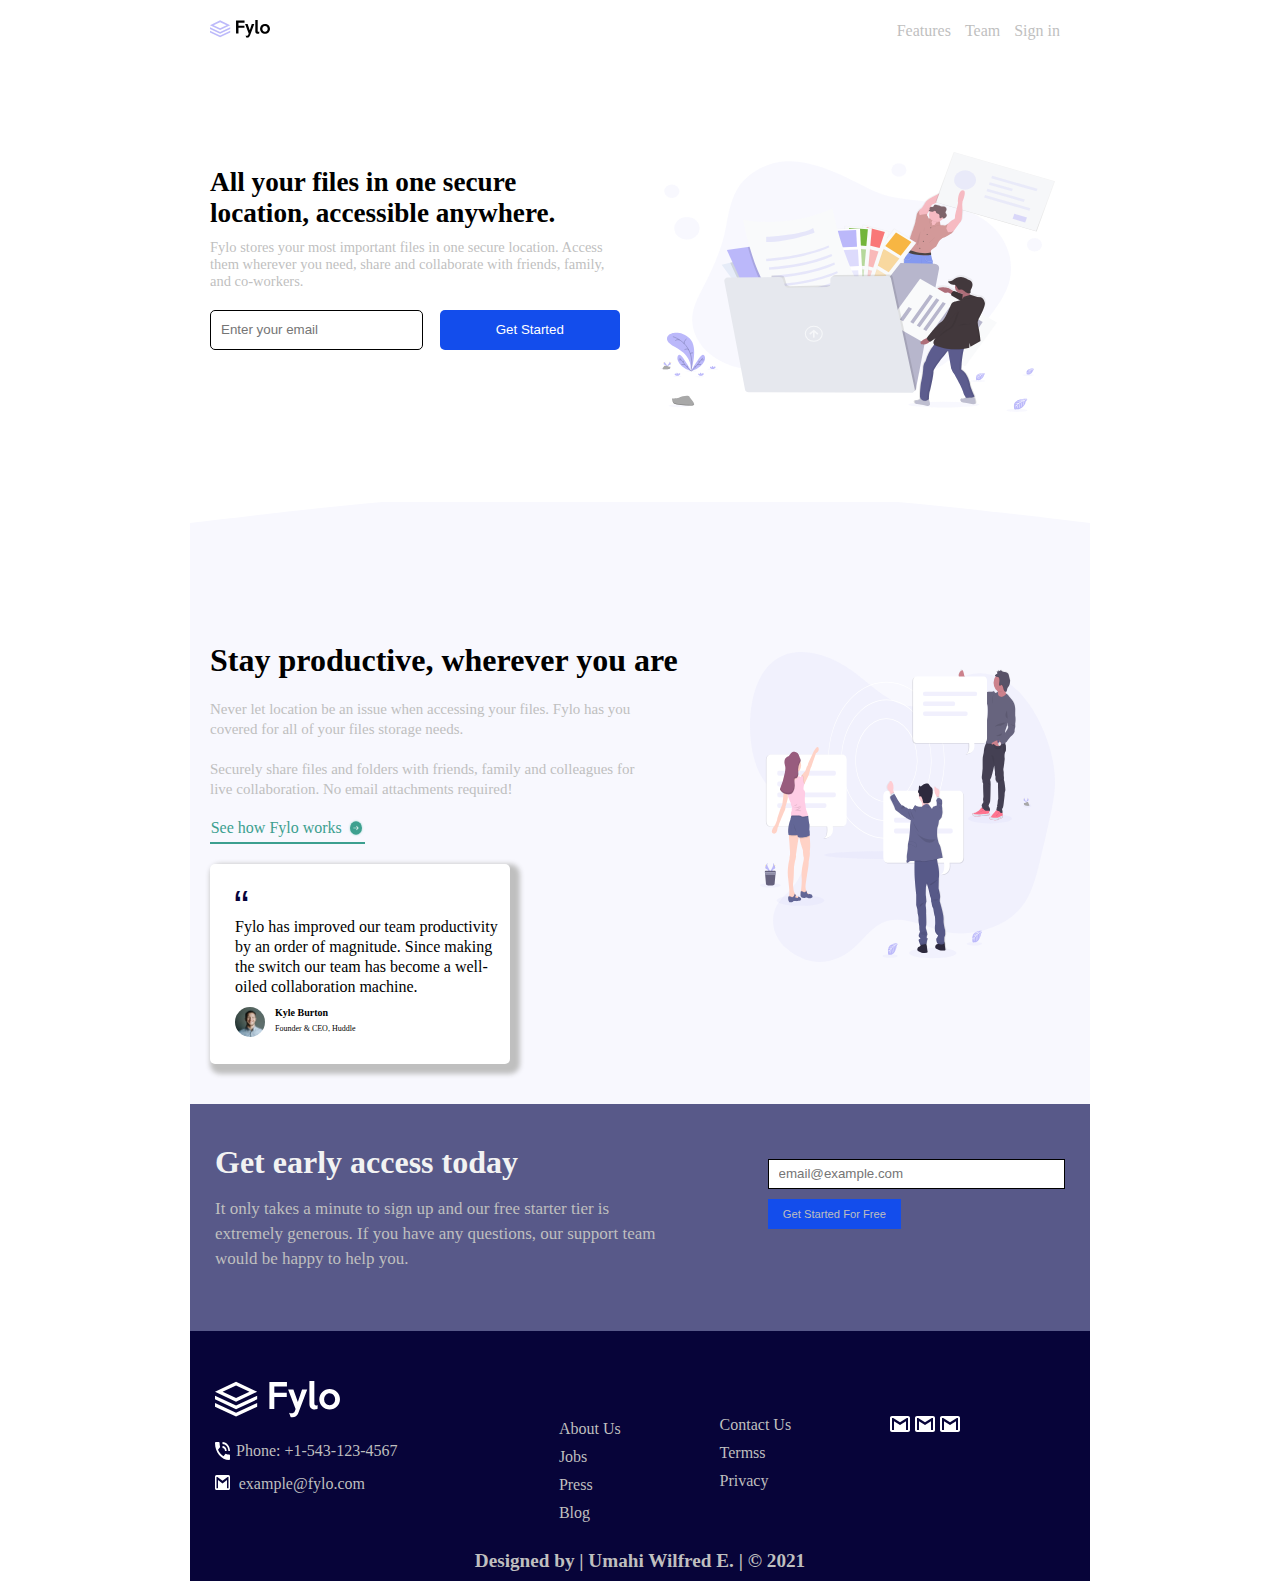
<file: index.html>
<!DOCTYPE html>
<html lang="en">
<head>
  <meta charset="UTF-8">
  <meta name="viewport" content="width=device-width, initial-scale=1.0"> <!-- displays site properly based on user's device -->

  <link rel="icon" type="image/png" sizes="32x32" href="./images/favicon-32x32.png">
  
  <title>Frontend Mentor | Fylo landing page with two column layout</title>
  <link rel="stylesheet" href="./font-awesome/css/font-awesome.min.css">
  <link rel="stylesheet" href="./style/style.css">

</head>
<body>
  <div class="container">
    <header class="header">
      <div class="logo"><img src="./images/logo.svg" alt="fylo logo"></div>
      <nav class="nav-link">
        <ul>
          <li><a href="#">Features</a> </li>
          <li><a href="#">Team</a></li>
          <li><a href="#">Sign in</a></li>
        </ul>
      </nav>
    </header>
    <main class="main">
      <section class="section-1">
        <div class="illustration-1"><img src="./images/illustration-1.svg" alt="illustration 1"></div>
        <div class="description-1">
          <h1>All your files in one secure location, accessible anywhere.</h1>
          <p>Fylo stores your most important files in one secure location. Access them wherever you need, share and collaborate with friends, family, and co-workers.</p>
          <form action="#" class="form-field-1">
            <input type="email" placeholder="Enter your email" required>
            <input type="submit" value="Get Started">
          </form>
        </div>
      </section>
      <section class="section-2">
        <div class="bg-curve"></div>
        <div class="illustration-2"><img src="./images/illustration-2.svg" alt="illustration 2"></div>
        <div class="description-2">
          <h3>Stay productive, wherever you are</h3>
          <p>Never let location be an issue when accessing your files. Fylo has you covered for all of your files storage needs.</p>
          <p>Securely share files and folders with friends, family and colleagues for live collaboration. No email attachments required!</p>
          <div class="link">
            <p><a href="#"> See how Fylo works</a></p>
            <img src="./images/icon-arrow.svg" alt="arrow icon">
            <hr>
          </div>
          <aside class="aside">
            <img src="./images/icon-quotes.svg" alt="quote icon">
            <p>Fylo has improved our team productivity by an order of magnitude. Since making the switch our team has become a well-oiled collaboration machine.</p>
            <div class="avatar">
              <img src="./images/avatar-testimonial.jpg" alt="avatar image">
              <div class="avatar-name">
                <p>Kyle Burton</p>
                <small>Founder & CEO, Huddle</small>
              </div>
            </div>
          </aside>
        </div>
      </section>
      <section class="section-3">
        <div class="description-3">
          <h3>Get early access today</h3>
          <p>It only takes a minute to sign up and our free starter tier is extremely generous. If you have any questions, our support team would be happy to help you.</p>
        </div>
        <form action="#" class="form-field-2">
          <input type="email" placeholder="email@example.com" required>
          <input type="submit" value="Get Started For Free">
        </form>
      </section>
    </main>
    <footer class="footer">
      <div class="footer-location">
        <div class="footer-logo"><img src="./images/logo.svg" alt="logo image"></div>
        <div class="phone">
          <img src="./images/icon-phone.svg" alt="phone icon">
          <p>Phone: +1-543-123-4567</p>
        </div>
        <div class="email">
          <img src="./images/icon-email.svg" alt="email icon">
          <p>example@fylo.com</p>
        </div>
      </div>
      <div class="footer-nav">
        <ul>
          <li>About Us</li>
          <li>Jobs</li>
          <li>Press</li>
          <li>Blog</li>
        </ul>
      </div>
      <div class="footer-contact">
        <ul>
          <li>Contact Us</li>
          <li>Termss</li>
          <li>Privacy</li>
        </ul>
      </div>
      <div class="footer-socials">
        <ul>
          <li><a href="#"><img src="./images/icon-email.svg" alt="icon"></a></li>
          <li><a href="#"><img src="./images/icon-email.svg" alt="icon"></a></li>
          <li><a href="#"><img src="./images/icon-email.svg" alt="icon"></a></li>
        </ul>
      </div>
      <div class="author"><p>Designed by | Umahi Wilfred E. | &copy 2021</p></div>
    </footer>
  </div>
  </body>
</html>
</file>
<file: style/style.css>
*{
    margin: 0;
    padding: 0;
    box-sizing: border-box;
}
.container{
    max-width: 350px;
    margin: 0 auto;
}
.container .header{
    display: flex;
 
    justify-content: space-between;
    align-items: center;
    padding: 20px;    
}
.header .logo img{
    width: 60px;
}
.header .nav-link ul li{
    display: inline-block;
    margin-right: 10px;
}
.header .nav-link ul li a{
    text-decoration: none;
    color: hsl(0, 0%, 75%);
}
.section-1 .illustration-1{
    height: 300px;
    padding: 20px 35px 20px 20px;
    margin-top: 70px;
}
.section-1 .illustration-1 img{
    width: 100%;
    height: 100%;
}
.section-1 .description-1{
    padding: 20px;
    text-align: center;
}
.section-1 .description-1 h1{
    font-size: 1.7rem;
    margin: 15px 0 25px 0;
}
.section-1 .description-1 p{
    font-size: 17px;
    margin-bottom: 25px;
    color: hsl(0, 0%, 75%);
}
.form-field-1{
    display: flex;
    flex-direction: column;  
}
.form-field-1 input:first-child{
    height: 40px;
    border-radius: 5px;
    padding: 20px;
    color: hsl(0, 0%, 75%);
}
.form-field-1 input:nth-child(2){
    height: 40px;
    border-radius: 5px;
    margin-top: 10px;
    background-color: hsl(224, 85%, 50%);
    border: none;
    color: hsl(0, 0%, 100%);
    cursor: pointer;
}
.section-2{
    width: 100%;
    background-image: url("../images/bg-curve-desktop.svg");
    background-repeat: no-repeat;
    background-position: center;
    background-size: cover;
}
.section-2 .bg-curve{
    background-color: hsl(0, 0%, 100%);
    background-image: url("../images/bg-curve-mobile.svg");
    background-position: bottom;
    background-repeat: no-repeat;
    width: 100%;
    height: 100px;
}
.section-2 .illustration-2{
    height: 300px;
    padding: 20px 35px 20px 20px;
    margin-top: 70px;
}
.section-2 .illustration-2 img{
    height: 100%;
    width: 100%;
}
.section-2 .description-2{
    padding: 20px;
}
.section-2 .description-2 h3{
    margin: 20px 0 20px 0;
    text-align: center;
}
.description-2 > p{
    margin-bottom: 20px;
    font-size: 15px;
    color: hsl(0, 0%, 75%);
    line-height: 20px;
}
.description-2 .link{
    color: hsl(170, 45%, 43%);
    max-width: 155px;
    display: flex;
    justify-content: space-around;
    flex-wrap: wrap;
    margin: 0 auto    
}
.description-2 .link hr{
    width: 100%;
    border: 1px solid hsl(170, 45%, 43%);
    margin-top: 5px;
}
.description-2 .link p a{
    text-decoration: none;
    color: hsl(170, 45%, 43%);
}
.description-2 .link img{
    padding-left: 5px;
}
.description-2 .aside{
    background-color: hsl(0, 0%, 100%);
    margin: 20px;
    height: 200px;
    border-radius: 5px;
    padding: 25px;
    box-shadow: 5px 5px 5px 5px hsl(0, 0%, 75%);
}
.description-2 .aside > p{
    margin: 10px 0 10px 0;
    text-align: justify;
}
.avatar{
    display: flex;
    align-items: center;
}
.avatar img{
    width: 30px;
    border-radius: 50%;
}
.avatar .avatar-name p{
    font-size: 10px;
    padding: 0 0 0 10px;
    font-weight: bold;
    line-height: 9px;
}
.avatar .avatar-name small{
    padding: 0 0 0 10px;
    font-size: 8px;
}
.section-3{
    background-color: hsl(238, 22%, 44%);
    text-align: center;
    padding: 25px 25px 60px 25px;
    font-size: 17px;
    color: hsl(0, 05%, 75%);
}
.description-3 h3, .description-3 p{
    margin-top: 15px;
}
.description-3 h3{
    color: hsl(0, 0%, 95%);
}
.description-3 p{
    color: hsl(0, 0%, 75%);
    line-height: 25px;
}
.form-field-2{
    margin-top: 15px;
    display: flex;
    flex-direction: column;
}
.form-field-2 > input:nth-child(1){
    width: 230px;
    height: 30px;
    margin: 0 auto;
    padding-left: 10px;
}
.form-field-2 > input:nth-child(2){
    width: 230px;
    height: 30px;
    margin: 10px auto;
    padding-left: 10px;
    background-color: hsl(224, 85%, 50%);
    border: none;
    color: hsl(0, 0%, 75%);
    cursor: pointer;
}
.footer{
    background-color: hsl(243, 87%, 12%);
    display: flex;
    flex-direction: column;
    justify-content: space-around;
    align-items: flex-start;
    height: 500px;
    color: hsl(0, 0%, 75%);
    flex-wrap: wrap;
}
.footer-location{
    padding: 20px 0px 0 20px;
    width: 300px;
}
.footer-logo img{
    width: 130px;
    filter: brightness(0) invert(1);
    padding-left: 5px;
}
.phone{
    display: flex;
    justify-content: space-between;
    width: 75%;
    margin-top: 20px;
    padding-left: 5px;
}
.phone img{
    width: 15px;
}
.email{
    display: flex;
    justify-content: space-between;
    width: 62%;
    margin-top: 15px;
    padding-left: 5px;
}
.email img{
    width: 15px;
    height: 15px;
}
.footer-nav{
    padding: 20px 0 5px 20px;
}
.footer-nav>ul>li{
    list-style: none;
    padding-bottom: 10px;
    cursor: pointer;
}
.footer-nav>ul>li:hover{
    color: hsl(238, 22%, 44%);
}
.footer-contact{
    padding: 20px 0 20px 20px;
    cursor: pointer;
}
.footer-contact>ul>li{
    list-style: none;
    padding-bottom: 10px;
}
.footer-contact>ul>li:hover{
    color: hsl(238, 22%, 44%);
}
.footer-socials{
    margin: 0 auto;
    width: 100px;
}
.footer-socials>ul{
    display: flex;
    justify-content: space-around;
}
.footer-socials>ul>li{
    list-style: none;
}
.author{
    width: 100%;
}
.author p{
    text-align: center;
    font-size: 1.2rem;
    font-weight: bold;
}

/* For Tablet Devices */

@media(min-width: 600px){
    .container{
        max-width: 900px;
        margin: 0 auto;
    }
    .section-1{
        display: flex;
        flex-direction: row-reverse;
        align-items: center;
    }
    .section-1 .illustration-1{
        width: 450px;
        height: 300px;
        margin-bottom: 70px;
    }
    .section-1 .illustration-1 img{
        width: 100%;
        height: 100%;
    }
    .section-1 .description-1{
        padding-bottom: 0;
        height: 300px;
        width: 450px;
    }
    .section-1 .description-1 h1{
        font-size: 1.2rem;
        text-align: left;
        margin-bottom: 10px;
    }
    .section-1 .description-1 p{
        text-align: left;
        font-size: 14.5px;
        margin-bottom: 10px;
    }
    .form-field-1{
        flex-direction: row;
        align-items: center;
        justify-content: space-between;
    }
    .form-field-1 input:first-child{
        width: 65%;
        border: 1px solid hsl(0, 0%, 0%);
        padding: 0 0 0 10px;
    }
    .form-field-1 > input:nth-child(2){
        width: 30%;
        margin-bottom: 10px;
    }
    .section-2{
        display: flex;
        flex-direction: row-reverse;
        align-items: flex-start;
        flex-wrap: wrap;
    }
    .section-2 .bg-curve{
        width: 100%;
        background-image: url("../images/bg-curve-desktop.svg");
    }
    .section-2 .illustration-2{
        width: 40%;
        margin-top: 30px;
        height: 350px;
    }
    .section-2 .description-2{
        width: 60%;
    }
    .section-2 .description-2 h3{
        font-size: 1.2rem;
        text-align: left;
    }
    .section-2 .description-2>p{
        width: 85%;
    }
    .description-2 .link{
        margin: 0 0;
    }
    .description-2 .aside{
        width: 300px;
        margin-left: 0px;
        padding-right: 0;
    }
    .description-2 .aside > p{
        text-align: left;
        line-height: 20px;
    }
    .section-3{
        display: flex;
        justify-content: space-between;
    }
    .description-3{
        width: 52%;
    }
    .description-3 h3{
        font-size: 1.2rem;
    }
    .description-3 h3, .description-3 p{
        margin-top: 15px;
        text-align: left;
    }
    .form-field-2{
        width: 35%;
        padding-top: 15px;
    }
    .form-field-2 > input:nth-child(1){
        width: 100%;
        margin: 0;
        border: 1px solid hsl(0, 0%, 0%);
    }
    .form-field-2 > input:nth-child(2){
        width: 60%;
        padding: 0;
        margin: 10px 0;
        font-size: 0.7rem;
    }
    .footer{
        flex-direction: row;
        height: 250px;
        align-items: center;
        justify-content: space-between;
        padding-top: 30px;
    }
    .footer-location{
        width: 270px;
        align-self: baseline;
    }
    .footer-nav{
        padding: 0;
        margin-top: 50px;
    }
    .footer-contact{
        padding: 0;
        margin-top: 15px;
    }
    .footer-socials{
        width: 200px;
        margin: 0;
    }
    .footer-socials>ul{
        justify-content: unset;
        margin-top: -35px;
    }
    .footer-socials>ul>li{
        margin-right: 5px;
    }
}

/* For Desktop Devices */

@media(min-width: 791px){
    .section-1 .description-1 h1{
        font-size: 1.7rem;
    }
    .form-field-1 input:first-child{
        width: 52%;
    }
    .form-field-1 > input:nth-child(2){
        width: 44%;
    }
    .section-2 .description-2 h3{
        font-size: 2rem;
    }
    .description-3 h3{
        font-size: 2rem;
    }
    .description-3 h3, .description-3 p{
        margin-top: 15px;
        text-align: left;
    }
    .form-field-2 > input:nth-child(2){
        width: 45%;
    }
    .footer{
        flex-direction: row;
        height: 250px;
        align-items: center;
        justify-content: space-between;
        padding-top: 30px;
    }
}
</file>
